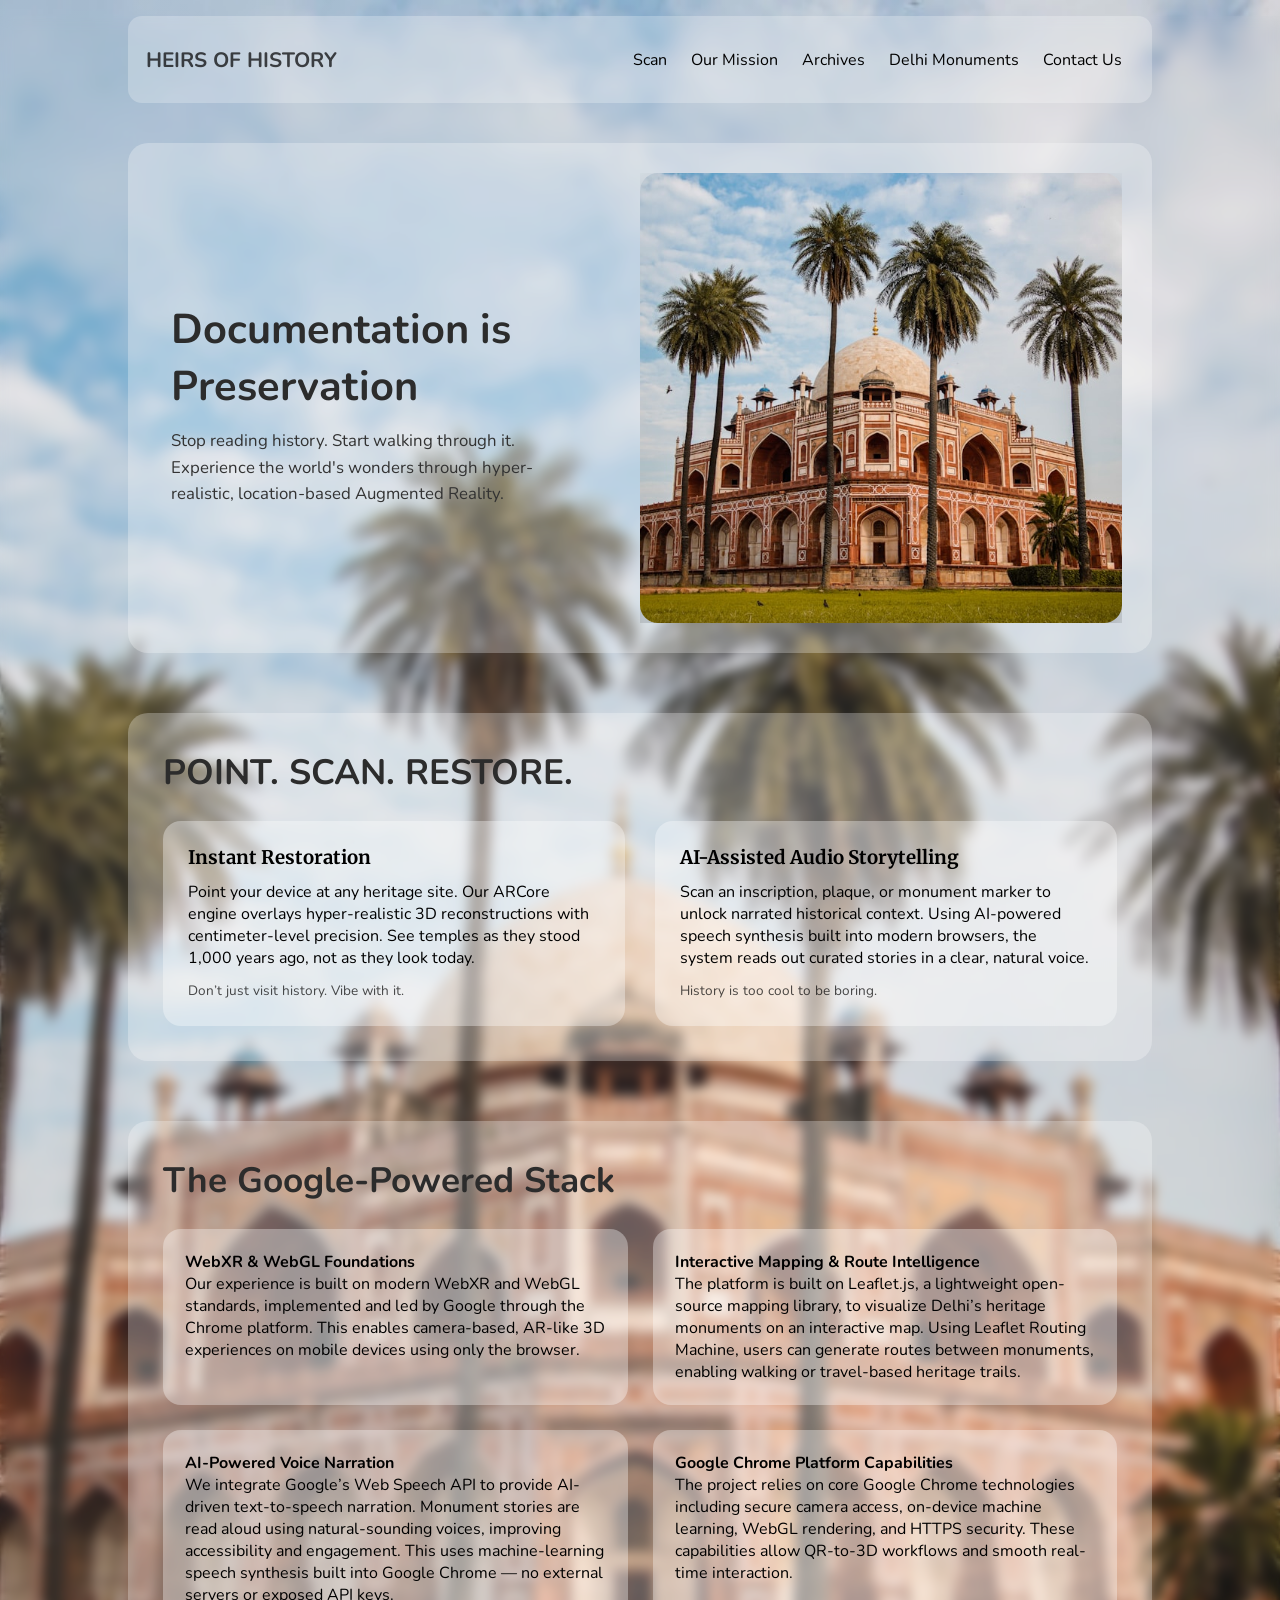
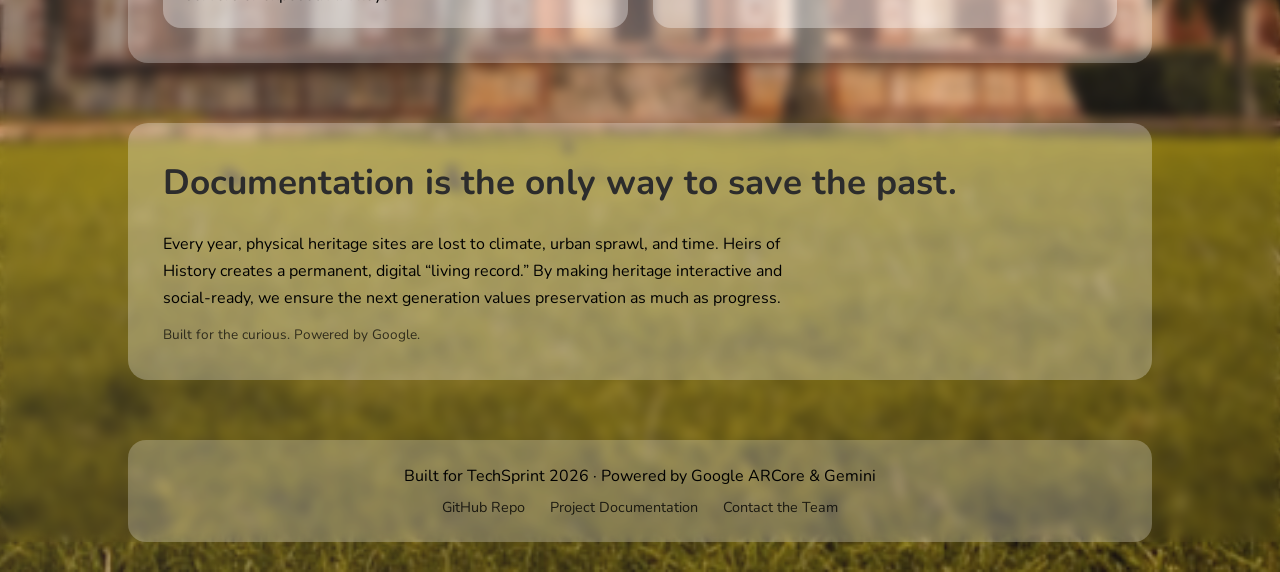
<file: index.html>
<!doctype html>
<html lang="en">
  <head>
    <meta charset="UTF-8" />
    <meta name="viewport" content="width=device-width, initial-scale=1.0" />
    <title>HEIRS OF HISTORY</title>
    <link rel="stylesheet" href="stylenew.css" />
    <link rel="stylesheet" href="utils.css" />
  </head>
  <body>
    <div class="container mx-auto">
      <header>
        <nav class="flex justify-between">
          <div class="font-bold flex item-center text-blue logo heading">
            HEIRS OF HISTORY
          </div>
          <ul class="navbar flex item-center">
            <li><a href="#" id="scanBtn">Scan</a></li>
            <li><a href="#Mission">Our Mission</a></li>
            <li><a href="archieves.html">Archives</a></li>
            <li><a href="delhi_monuments.html">Delhi Monuments</a></li>
            <li>Contact Us</li>
          </ul>
        </nav>
      </header>
      <main class="min-h-screen">
        <section class="section1">
          <div class="flex">
            <div class="topleft flex justify-center flex-col px-2">
              <h1 class="my-1">Documentation is Preservation</h1>
              <p>
                Stop reading history. Start walking through it. Experience the
                world's wonders through hyper-realistic, location-based
                Augmented Reality.
              </p>
            </div>
            <div class="topright">
              <img src="assets/monument.jpg" alt="hehe" />
            </div>
          </div>
        </section>

        <section class="section2" id="Mission">
          <h2 class="section-title">POINT. SCAN. RESTORE.</h2>

          <div class="flex feature-wrapper">
            <div class="feature-card">
              <h3>Instant Restoration</h3>
              <p>
                Point your device at any heritage site. Our ARCore engine
                overlays hyper-realistic 3D reconstructions with
                centimeter-level precision. See temples as they stood 1,000
                years ago, not as they look today.
              </p>
              <span class="micro-copy"
                >Don’t just visit history. Vibe with it.</span
              >
            </div>

            <div class="feature-card">
              <h3>AI-Assisted Audio Storytelling</h3>
              <p>
                Scan an inscription, plaque, or monument marker to unlock
                narrated historical context. Using AI-powered speech synthesis
                built into modern browsers, the system reads out curated stories
                in a clear, natural voice.
              </p>
              <span class="micro-copy">History is too cool to be boring.</span>
            </div>
          </div>
        </section>

        <section class="section3">
          <h2 class="section-title">The Google-Powered Stack</h2>

          <div class="tech-grid">
            <div class="tech-card">
              <h4>WebXR & WebGL Foundations</h4>
              <p>
                Our experience is built on modern WebXR and WebGL standards,
                implemented and led by Google through the Chrome platform. This
                enables camera-based, AR-like 3D experiences on mobile devices
                using only the browser.
              </p>
            </div>

            <div class="tech-card">
              <h4>Interactive Mapping & Route Intelligence</h4>
              <p>
                The platform is built on Leaflet.js, a lightweight open-source
                mapping library, to visualize Delhi’s heritage monuments on an
                interactive map. Using Leaflet Routing Machine, users can
                generate routes between monuments, enabling walking or
                travel-based heritage trails.
              </p>
            </div>

            <div class="tech-card">
              <h4>AI-Powered Voice Narration</h4>
              <p>
                We integrate Google’s Web Speech API to provide AI-driven
                text-to-speech narration. Monument stories are read aloud using
                natural-sounding voices, improving accessibility and engagement.
                This uses machine-learning speech synthesis built into Google
                Chrome — no external servers or exposed API keys.
              </p>
            </div>

            <div class="tech-card">
              <h4>Google Chrome Platform Capabilities</h4>
              <p>
                The project relies on core Google Chrome technologies including
                secure camera access, on-device machine learning, WebGL
                rendering, and HTTPS security. These capabilities allow QR-to-3D
                workflows and smooth real-time interaction.
              </p>
            </div>
          </div>
        </section>

        <section class="section4">
          <h2 class="section-title">
            Documentation is the only way to save the past.
          </h2>

          <p class="impact-text">
            Every year, physical heritage sites are lost to climate, urban
            sprawl, and time. Heirs of History creates a permanent, digital
            “living record.” By making heritage interactive and social-ready, we
            ensure the next generation values preservation as much as progress.
          </p>

          <span class="micro-copy"
            >Built for the curious. Powered by Google.</span
          >
        </section>
      </main>
      <footer class="footer">
        <p>Built for TechSprint 2026 · Powered by Google ARCore & Gemini</p>

        <div class="footer-links">
          <span>GitHub Repo</span>
          <span>Project Documentation</span>
          <span>Contact the Team</span>
        </div>
      </footer>
    </div>

    <!-- QR Scanner Overlay -->
    <div
      id="scanner"
      style="
        display: none;
        position: fixed;
        top: 0;
        left: 0;
        width: 100vw;
        height: 100vh;
        background: black;
        z-index: 9999;
        overflow: hidden;
      "
    >
      <video
        id="video"
        autoplay
        playsinline
        muted
        style="
          position: absolute;
          top: 0;
          left: 0;
          width: 100%;
          height: 100%;
          object-fit: cover;
        "
      ></video>

      <!-- Instruction -->
      <div
        style="
          position: absolute;
          bottom: 20px;
          left: 50%;
          transform: translateX(-50%);
          color: white;
          background: rgba(0, 0, 0, 0.6);
          padding: 10px 14px;
          border-radius: 12px;
          font-size: 14px;
        "
      >
        Point camera at QR code
      </div>

      <!-- Close Button -->
      <button
        onclick="closeScanner()"
        style="
          position: absolute;
          top: 16px;
          right: 16px;
          z-index: 10;
          padding: 8px 12px;
          border: none;
          border-radius: 10px;
          font-size: 14px;
        "
      >
        ✖ Close
      </button>
    </div>

    <script>
      let videoStream;
      let detector;

      document.getElementById("scanBtn").addEventListener("click", startScan);

      async function startScan(e) {
        e.preventDefault();

        if (!("BarcodeDetector" in window)) {
          alert("QR scanning works best in Google Chrome.");
          return;
        }

        detector = new BarcodeDetector({ formats: ["qr_code"] });

        const scanner = document.getElementById("scanner");
        const video = document.getElementById("video");

        scanner.style.display = "block";

        videoStream = await navigator.mediaDevices.getUserMedia({
          video: {
            facingMode: { ideal: "environment" },
            width: { ideal: 1280 },
            height: { ideal: 720 },
          },
        });

        video.srcObject = videoStream;

        scanning = true;

        video.onloadedmetadata = () => {
          video.play();
          scanLoop();
        };
      }

      let scanning = false;

      async function scanLoop() {
        if (!scanning) return;

        const video = document.getElementById("video");

        // 🔑 CRITICAL CHECK
        if (video.videoWidth === 0 || video.videoHeight === 0) {
          requestAnimationFrame(scanLoop);
          return;
        }

        try {
          const barcodes = await detector.detect(video);

          if (barcodes.length > 0) {
            const qrValue = barcodes[0].rawValue;

            stopScanner();

            // Redirect
            window.location.href = qrValue;
            return;
          }
        } catch (err) {
          console.error("QR detect error:", err);
        }

        // Throttle detection (important)
        setTimeout(() => requestAnimationFrame(scanLoop), 150);
      }

      function stopScanner() {
        scanning = false;

        if (videoStream) {
          videoStream.getTracks().forEach((track) => track.stop());
        }

        document.getElementById("scanner").style.display = "none";
      }

      function closeScanner() {
        stopScanner();
      }
    </script>
  </body>
</html>
</file>
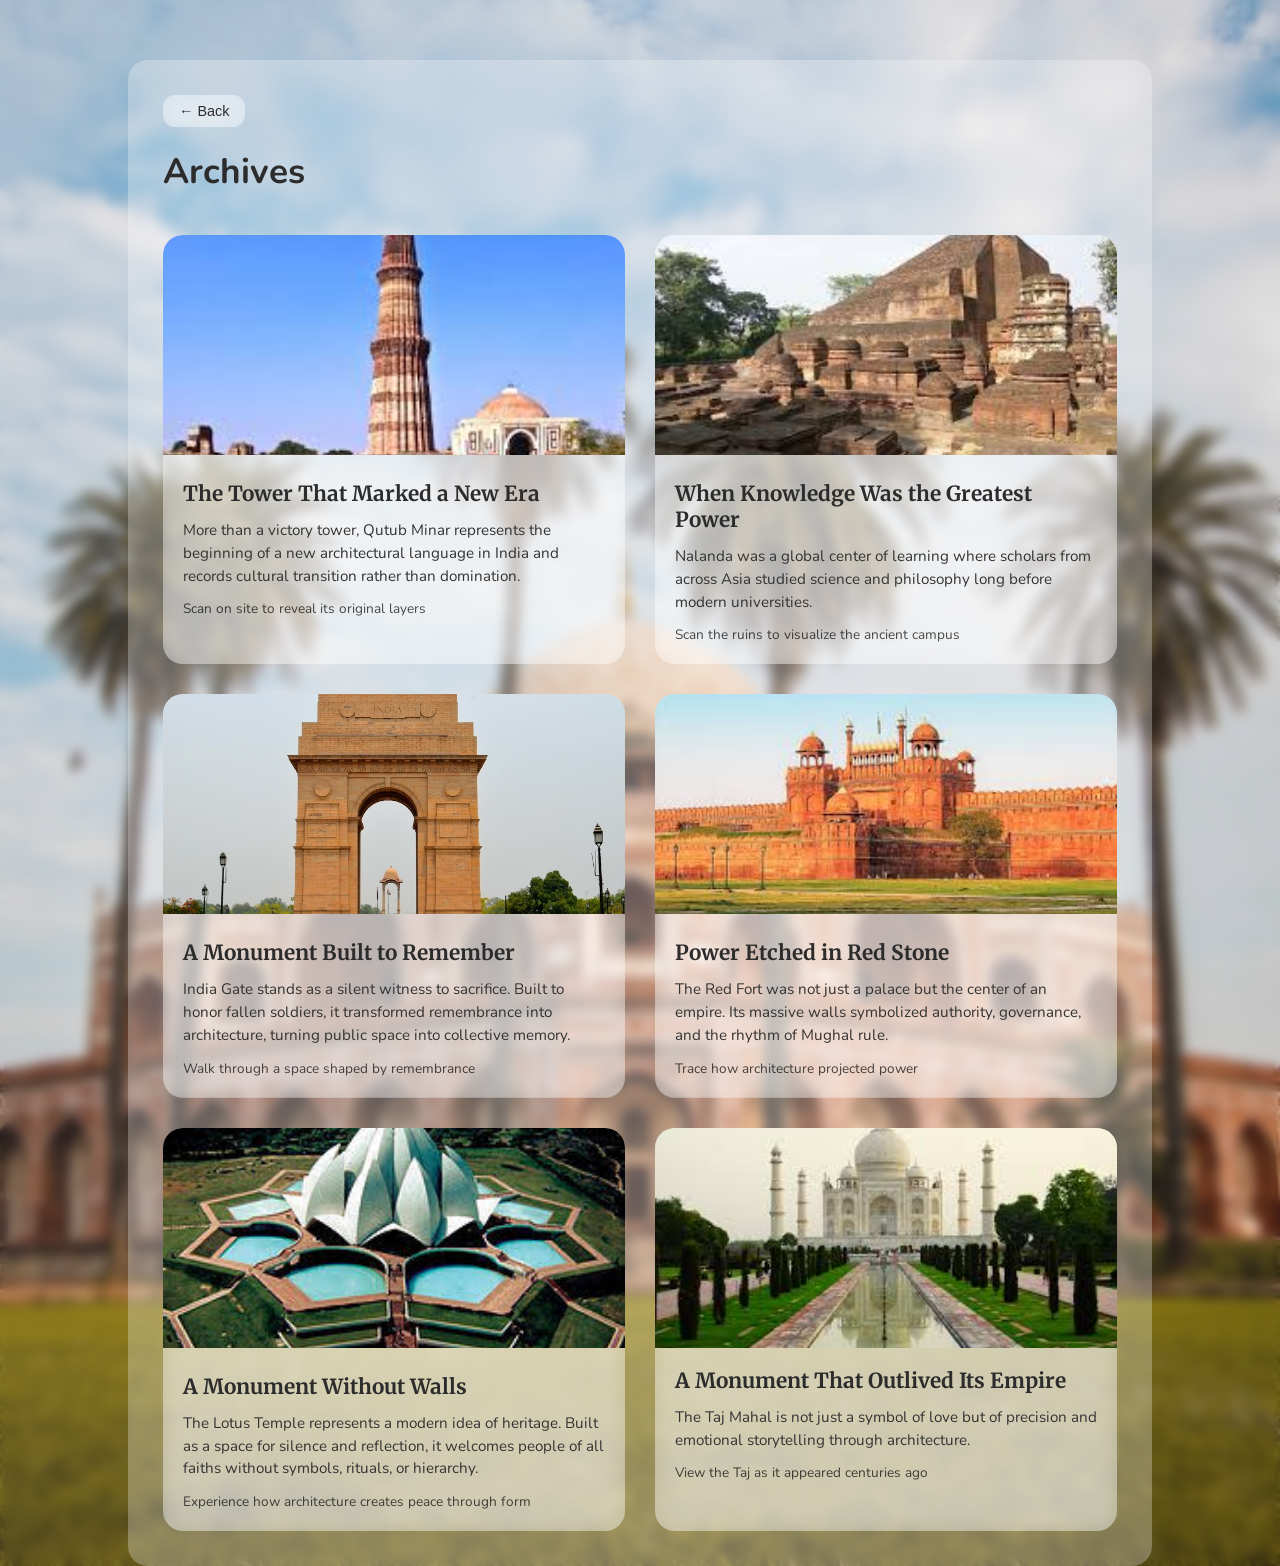
<file: archieves.html>
<!DOCTYPE html>
<html lang="en">
  <head>
    <meta charset="UTF-8" />
    <meta name="viewport" content="width=device-width, initial-scale=1.0" />
    <title>Archives</title>

    <link rel="stylesheet" href="stylenew.css" />
    <link rel="stylesheet" href="utils.css" />
  </head>

  <body>
    <div class="container mx-auto">
      <section class="section2">
        <button class="back-btn" onclick="goBack()">← Back</button>

        <h2 class="section-title">Archives</h2>

        <div class="archives-grid">
          <!-- CARD 1 -->
          <div class="archive-card"><a href="qutub.html"><img src="assets/qutub.jpg" alt="Qutub Minar"/></a>
            <div class="archive-content">
              <h3>The Tower That Marked a New Era</h3>
              <p>
                More than a victory tower, Qutub Minar represents the beginning
                of a new architectural language in India and records cultural
                transition rather than domination.
              </p>
              <span class="archive-meta">
                Scan on site to reveal its original layers
              </span>
            </div>
          </div>

          <!-- CARD 2 -->
          <div class="archive-card">
            <a href="Nalanda.html"><img src="assets/nalanda.jpg" alt="Nalanda University" /></a>
            <div class="archive-content">
              <h3>When Knowledge Was the Greatest Power</h3>
              <p>
                Nalanda was a global center of learning where scholars from
                across Asia studied science and philosophy long before modern
                universities.
              </p>
              <span class="archive-meta">
                Scan the ruins to visualize the ancient campus
              </span>
            </div>
          </div>

          <!-- CARD 3 : india gate -->
          <div class="archive-card">
            <a href="Indiagate.html"><img src="assets/India_Gate.jpg" alt="India gate" /></a>
            <div class="archive-content">
              <h3>A Monument Built to Remember</h3>
              <p>
                India Gate stands as a silent witness to sacrifice. Built to
                honor fallen soldiers, it transformed remembrance into
                architecture, turning public space into collective memory.
              </p>
              <span class="archive-meta">
                Walk through a space shaped by remembrance
              </span>
            </div>
          </div>

          <!-- CARD 4 : red fort -->
          <div class="archive-card">
            <a href="Redfort.html"><img src="assets/redfort.jpg" alt="Lodhi Garden" /></a>
            <div class="archive-content">
              <h3>Power Etched in Red Stone</h3>
              <p>
                The Red Fort was not just a palace but the center of an empire.
                Its massive walls symbolized authority, governance, and the
                rhythm of Mughal rule.
              </p>
              <span class="archive-meta">
                Trace how architecture projected power
              </span>
            </div>
          </div>

          <!-- CARD 5 : Lotus Temple -->
          <div class="archive-card">
            <a href="Lotustemple.html"><img src="assets/lotus.jpg" alt="Lotus Temple" /></a>
            <div class="archive-content">
              <h3>A Monument Without Walls</h3>
              <p>
                The Lotus Temple represents a modern idea of heritage. Built as
                a space for silence and reflection, it welcomes people of all
                faiths without symbols, rituals, or hierarchy.
              </p>
              <span class="archive-meta">
                Experience how architecture creates peace through form
              </span>
            </div>
          </div>

          <!-- CARD 6 taj mahal -->
          <div class="archive-card">
            <img src="assets/taj.jpg" alt="Taj Mahal" />
            <div class="archive-content">
              <h3>A Monument That Outlived Its Empire</h3>
              <p>
                The Taj Mahal is not just a symbol of love but of precision and
                emotional storytelling through architecture.
              </p>
              <span class="archive-meta">
                View the Taj as it appeared centuries ago
              </span>
            </div>
          </div>
        </div>
      </section>
    </div>
    <script>
      function goBack() {
        window.history.back();
      }
    </script>
  </body>
</html>
</file>
<file: stylenew.css>
@import url('https://fonts.googleapis.com/css2?family=Nunito:ital,wght@0,200..1000;1,200..1000&display=swap');
@import url('https://fonts.googleapis.com/css2?family=Merriweather:ital,opsz,wght@0,18..144,300..900;1,18..144,300..900&display=swap');


body {
  background: linear-gradient(135deg, rgba(255, 255, 255, 0.15), rgba(255, 255, 255, 0.05)),
    url("assets/monument.jpg") no-repeat center center / cover;

  backdrop-filter: blur(6px);
  -webkit-backdrop-filter: blur(6px);

  font-family: "Nunito", sans-serif;
}

.heading .section-title,
.archive-content h3,
.feature-card h3 {
  font-family: "merriweather", serif;
}

header {
  background: rgba(255, 255, 255, 0.25);
  backdrop-filter: blur(10px);
  -webkit-backdrop-filter: blur(10px);

  border-radius: 14px;
  margin-top: 16px;
  padding: 10px 18px;
}


* {
  margin: 0;
  padding: 0;
  box-sizing: border-box;
}

.container {
  max-width: 80vw;
}

.navbar {
  display: flex;
  height: 67px;
  
}

.navbar li {
  list-style: none;
  margin: 0 12px;
}

.navbar li:hover {
  opacity: 0.7;
  transform: translateY(-4px);

}

.navbar a {
  text-decoration: none;
  color: inherit;
}

.navbar a:hover {
  opacity: 0.7;
}

.navbar a:visited {
  color: inherit;
}

.topleft {
  width: 50%;
  height: 50vh;
}

.topleft h1 {
  font-size: 2.6rem;
  color: #2c2c2c;
}

.topleft p {
  font-size: 1.05rem;
  line-height: 1.6;
  color: #333;
  max-width: 90%;
}

.topright {
  width: 50%;
  height: 50vh;
  overflow: hidden;
}

.topright img {
  width: 100%;
  height: 100%;
  object-fit: cover;
  border-radius: 18px;
  box-shadow: 0 20px 40px rgba(0, 0, 0, 0.25);
}

.section1 {
  margin-top: 40px;
  background: rgba(255, 255, 255, 0.28);
  backdrop-filter: blur(12px);
  -webkit-backdrop-filter: blur(12px);
  border-radius: 20px;
  padding: 30px;
}

.logo {
  font-size: 1.3rem;
}

.btn {
  backdrop-filter: blur(6px);
  background: rgba(222, 158, 54, 0.85);
  transition: all 0.3s ease;
}

.btn:hover {
  transform: translateY(-2px);
  box-shadow: 0 10px 20px rgba(0, 0, 0, 0.25);
}

.section-title {
  font-size: 2.2rem;
  margin-bottom: 25px;
  color: #2c2c2c;
}

.section2,
.section3,
.section4 {
  margin-top: 60px;
  padding: 35px;
  background: rgba(255, 255, 255, 0.28);
  backdrop-filter: blur(12px);
  border-radius: 20px;
}

.feature-wrapper {
  gap: 30px;
}

.feature-card {
  width: 50%;
  padding: 25px;
  background: rgba(255, 255, 255, 0.35);
  border-radius: 18px;
}

.feature-card h3 {
  margin-bottom: 12px;
}

.micro-copy {
  display: inline-block;
  margin-top: 12px;
  font-size: 0.85rem;
  opacity: 0.7;
}

.tech-grid {
  display: grid;
  grid-template-columns: repeat(2, 1fr);
  gap: 25px;
}

.tech-card {
  padding: 22px;
  background: rgba(255, 255, 255, 0.35);
  border-radius: 18px;
}

.impact-text {
  max-width: 70%;
  line-height: 1.7;
}

.footer {
  margin: 60px 0 30px;
  padding: 25px;
  text-align: center;
  background: rgba(255, 255, 255, 0.25);
  backdrop-filter: blur(10px);
  border-radius: 18px;
}

.footer-links {
  margin-top: 10px;
  display: flex;
  justify-content: center;
  gap: 25px;
  font-size: 0.9rem;
  opacity: 0.8;
}

/*archives starts here*/
.archives-grid {
  display: grid;
  grid-template-columns: repeat(auto-fit, minmax(320px, 1fr));
  gap: 30px;
  margin-top: 40px;
}

.archive-card {
  background: rgba(255, 255, 255, 0.35);
  backdrop-filter: blur(10px);
  border-radius: 20px;
  overflow: hidden;
  display: flex;
  flex-direction: column;
}

.archive-card img {
  width: 100%;
  height: 220px;
  object-fit: cover;
}

.archive-content {
  padding: 20px;
  display: flex;
  flex-direction: column;
  gap: 12px;
}

.archive-content h3 {
  font-size: 1.3rem;
  color: #2c2c2c;
}

.archive-content p {
  font-size: 0.95rem;
  line-height: 1.5;
  color: #333;
}

.archive-meta {
  font-size: 0.85rem;
  opacity: 0.7;
}

.archive-intro {
  max-width: 650px;
  margin-top: 8px;
  color: #333;
  opacity: 0.8;
}

.back-btn {
  background: rgba(255, 255, 255, 0.35);
  backdrop-filter: blur(10px);
  border: none;
  border-radius: 12px;
  padding: 8px 16px;
  cursor: pointer;
  font-size: 0.9rem;
  margin-bottom: 20px;
  color: #2c2c2c;
}

.clear-btn {
    position: absolute;
    top: 80px; /* Below the back button */
    left: 20px;
    z-index: 1000;
    background: #e74c3c;
    color: white;
    border: none;
    padding: 10px 15px;
    border-radius: 5px;
    cursor: pointer;
    font-weight: bold;
    box-shadow: 0 2px 5px rgba(0,0,0,0.2);
}
.clear-btn:hover { background: #c0392b; }
.back-btn:hover {
  opacity: 0.8;
}

@media (max-width: 900px) {
  .container {
    max-width: 92vw;
  }

  .navbar {
    flex-wrap: wrap;
    gap: 10px;
  }

  .section1 .flex,
  .feature-wrapper {
    flex-direction: column;
  }

  .topleft,
  .topright,
  .feature-card {
    width: 100%;
    height: auto;
  }

  .topright {
    margin-top: 20px;
    height: 40vh;
  }

  .impact-text {
    max-width: 100%;
  }

  .tech-grid {
    grid-template-columns: 1fr;
  }

  .archives-grid {
    grid-template-columns: 1fr;
  }

}

@media (max-width: 600px) {


  body {
    overflow-x: hidden;
  }


  nav {
    flex-direction: column;
    align-items: flex-start;
    gap: 12px;
    padding: 16px;
    width: 100%;
  }


  .navbar {
    display: grid;
    grid-template-columns: 1fr 1fr;
    gap: 10px 16px;
    width: 100%;
    list-style: none;
    padding: 0;
    margin: 0;
  }

  .navbar li {
    min-width: 0;
  }

  /* frustrating as hell */
  .navbar li:last-child {
    grid-column: 1 / -1;
    display: flex;
    justify-content: flex-end;

    padding-right: 2px;
  }


  .navbar li:last-child .btn {
    padding: 7px 18px;
    line-height: 1.1;
  }


  .section1 .flex {
    flex-direction: column;
    gap: 20px;
  }

  .topleft,
  .topright {
    width: 100%;
    padding: 0;
  }

  .topleft h1 {
    font-size: 2rem;
    line-height: 1.2;
  }

  .topright img {
    width: 100%;
    height: auto;
    border-radius: 20px;
    display: block;
  }

}
</file>
<file: utils.css>
.min-h-screen {
    min-height: 100vh;
}


.mx-auto {
    margin-left: auto;
    margin-right: auto;
}


.flex {
    display: flex;
}

.item-center {
    align-items: center;
}

.justify-center {
    justify-content: center;
}

.justify-between {
    justify-content: space-between;
}

.flex-col {
    flex-direction: column;
}

.font-bold {
    font-weight: bolder;
}

.my-1 {
    margin-top: 13px;
    margin-bottom: 13px;
}

.px-2 {
    padding-left: 13px;
    padding-right: 13px;
}

.text-blue {
    color: rgba(11, 11, 12, 0.753);
}

.btn {
    padding: 7px 12px;
    border: 2px solid white;
    border-radius: 6px;
    cursor: pointer;
    color: white;
    background-color: rgb(71, 59, 40);

}
</file>
